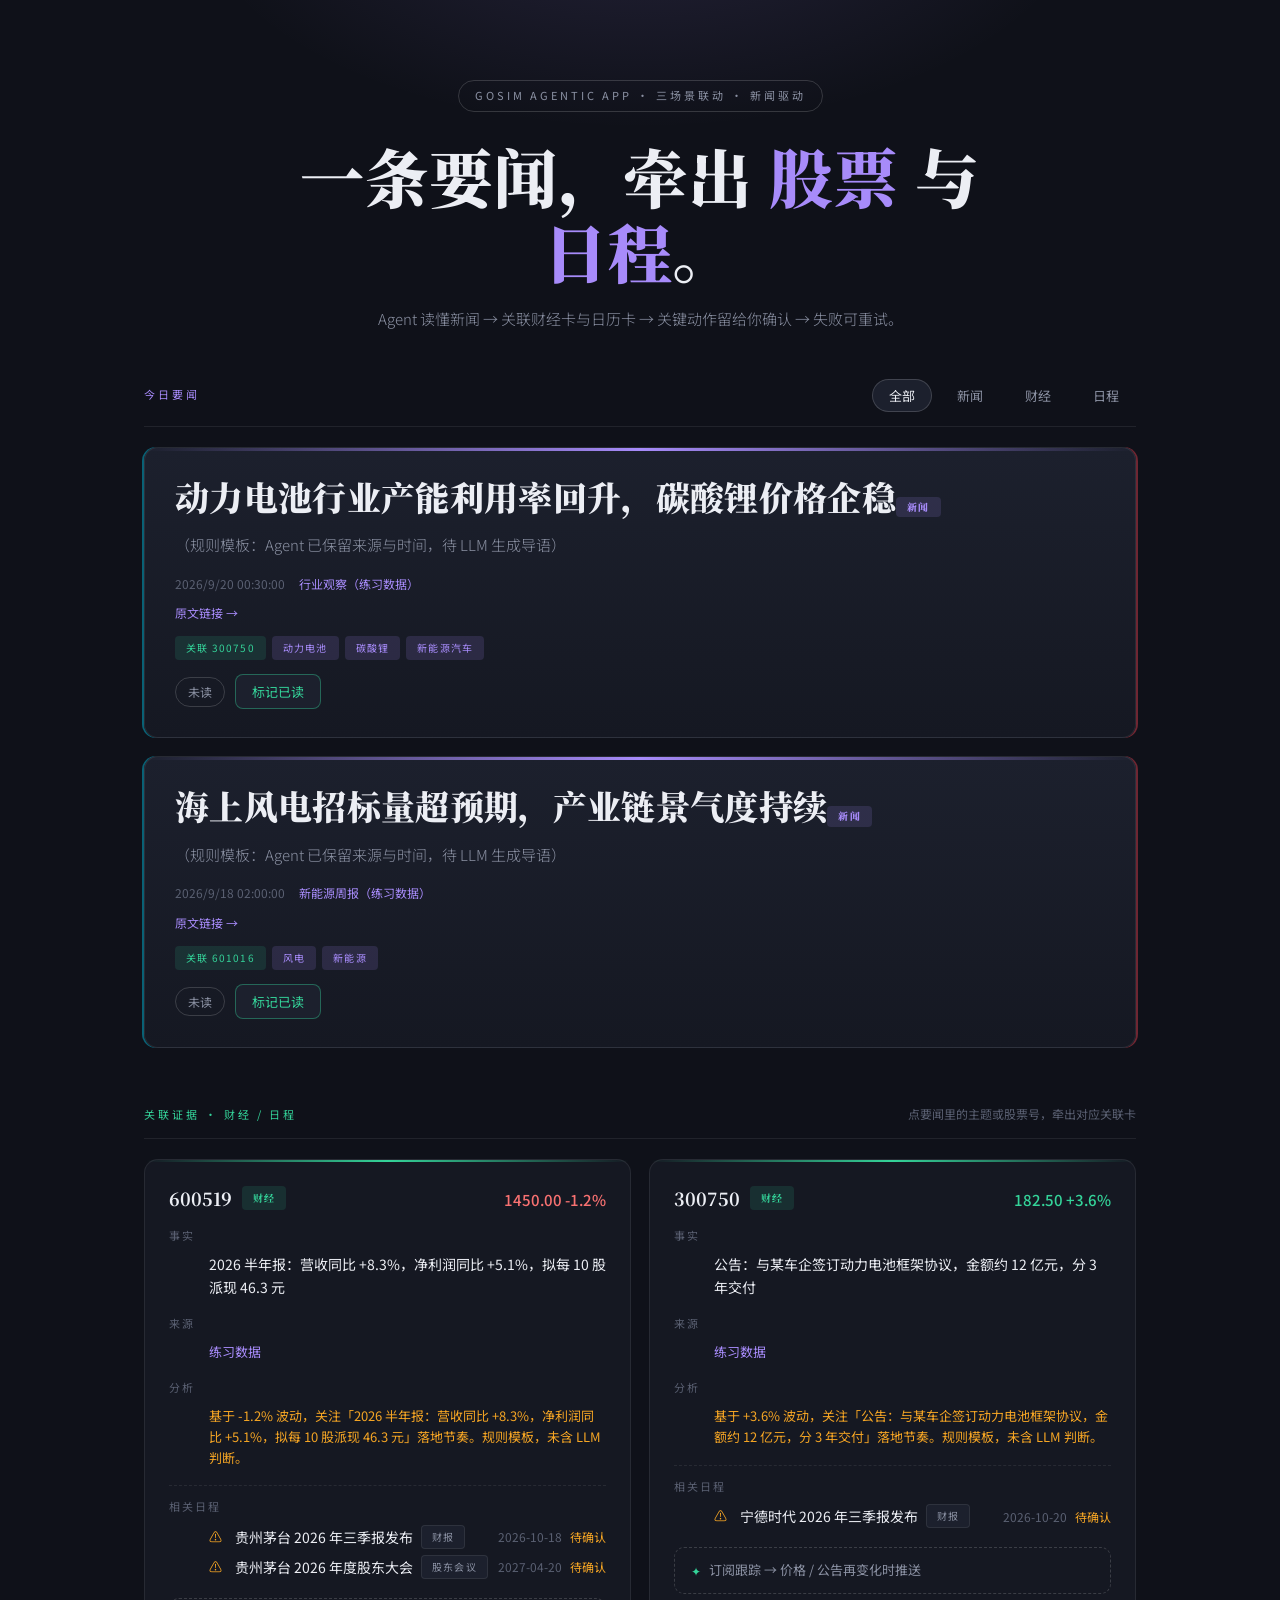
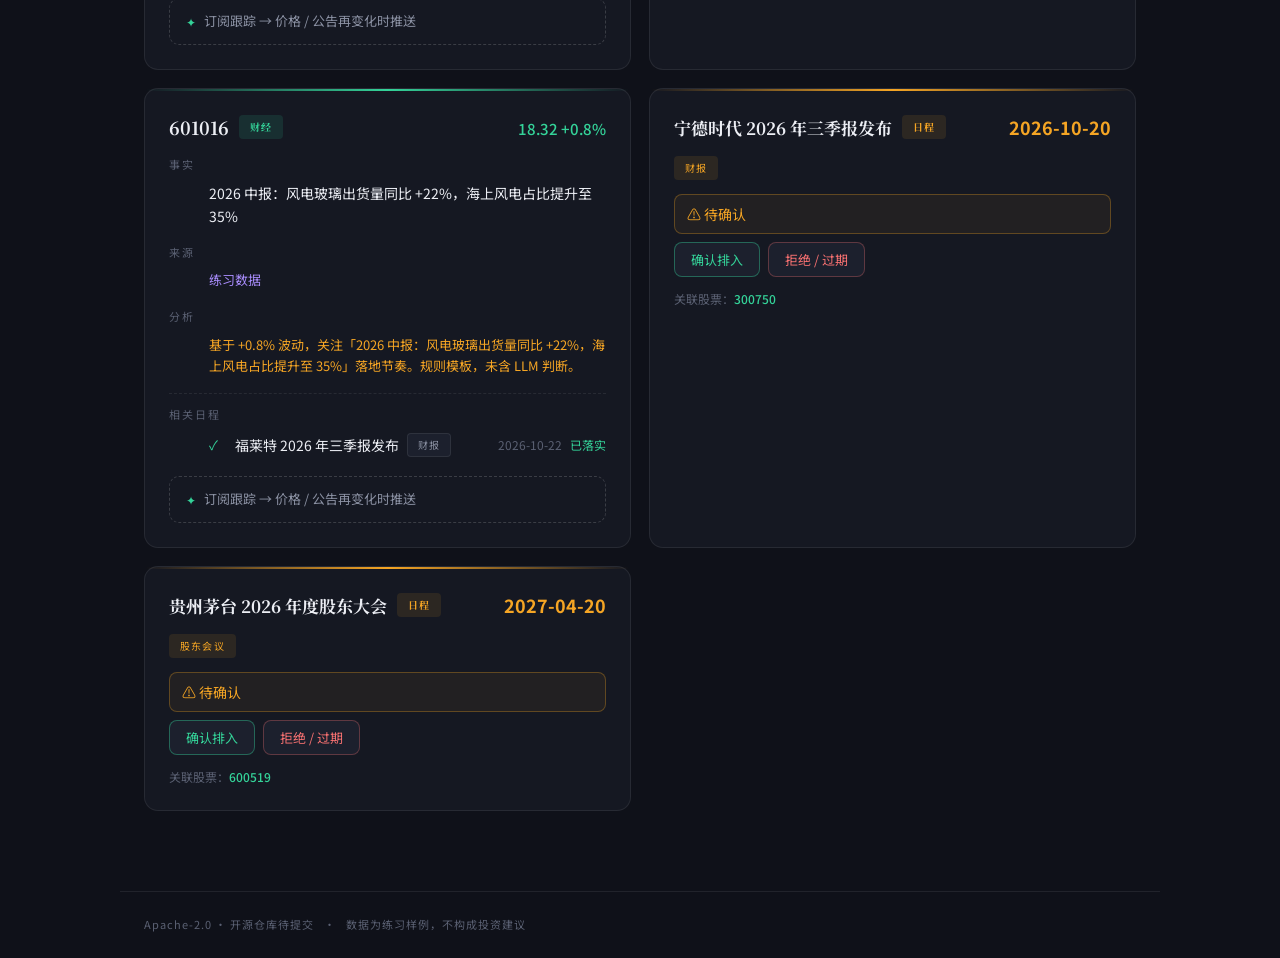
<file: card/index.html>
<!DOCTYPE html>
<html lang="zh-CN">
<head>
<meta charset="UTF-8">
<meta name="viewport" content="width=device-width, initial-scale=1.0">
<title>要闻简报 Newsflow · 新闻驱动 财经/日程 联动</title>
<meta name="description" content="GOSIM Agentic App · 新闻简报驱动三场景联动：一条要闻牵出关联股票与日程，Agent 读懂、生成、留人确认。">
<link rel="preconnect" href="https://fonts.googleapis.com">
<link rel="preconnect" href="https://fonts.gstatic.com" crossorigin>
<link href="https://fonts.googleapis.com/css2?family=Noto+Serif+SC:wght@600;900&family=Noto+Sans+SC:wght@300;400;500;700&display=swap" rel="stylesheet">
<link rel="stylesheet" href="style.css">
</head>
<body>
<header class="hero">
  <div class="hero-inner">
    <div class="hero-tag">GOSIM AGENTIC APP · 三场景联动 · 新闻驱动</div>
    <h1 class="hero-title">一条要闻，牵出 <em>股票</em> 与 <em>日程</em>。</h1>
    <p class="hero-sub">Agent 读懂新闻 → 关联财经卡与日历卡 → 关键动作留给你确认 → 失败可重试。</p>
  </div>
</header>

<main class="stage">
  <section class="brief" aria-label="今日要闻">
    <div class="brief-head">
      <span class="brief-label">今日要闻</span>
      <nav class="tabs" role="tablist" aria-label="场景分组">
        <button class="tab active" data-type="all" role="tab" aria-selected="true">全部</button>
        <button class="tab" data-type="news" role="tab" aria-selected="false">新闻</button>
        <button class="tab" data-type="markets" role="tab" aria-selected="false">财经</button>
        <button class="tab" data-type="calendar" role="tab" aria-selected="false">日程</button>
      </nav>
    </div>
    <div id="brief-cards" class="brief-cards"></div>
  </section>

  <section class="linked" aria-label="关联证据与日程">
    <div class="linked-head">
      <span class="linked-label">关联证据 · 财经 / 日程</span>
      <span class="linked-note">点要闻里的主题或股票号，牵出对应关联卡</span>
    </div>
    <div id="cards" class="cards"></div>
  </section>
</main>

<footer class="foot">
  <span>Apache-2.0 · 开源仓库待提交</span>
  <span class="foot-dot">·</span>
  <span>数据为练习样例，不构成投资建议</span>
</footer>

<script src="app.js"></script>
</body>
</html>
</file>
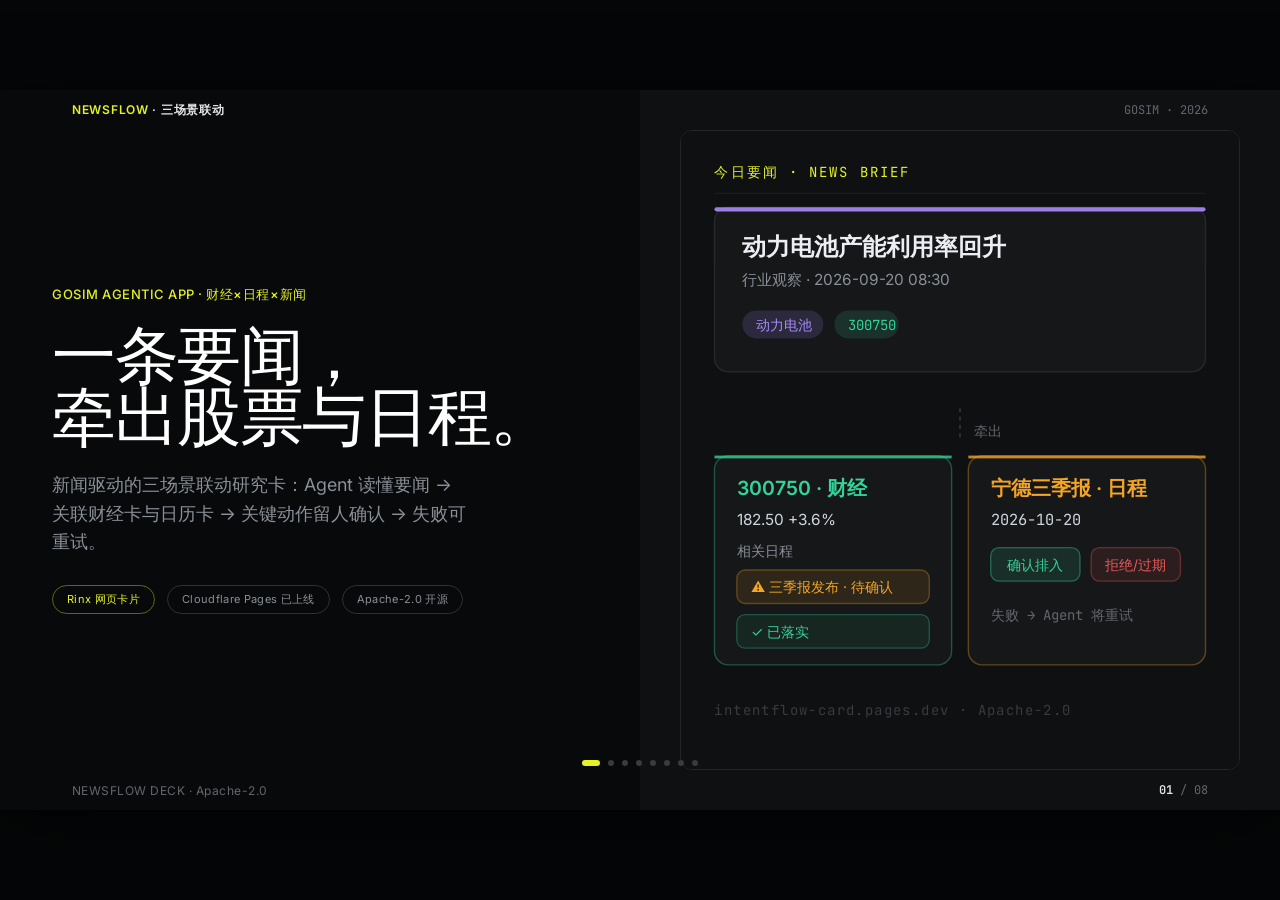
<file: deck/newsflow-deck.html>
<!DOCTYPE html>
<html lang="zh-CN">
<head>
<meta charset="UTF-8">
<meta name="viewport" content="width=device-width, initial-scale=1.0">
<title>Newsflow · 新闻驱动三场景联动 · 路演</title>
<link rel="preconnect" href="https://fonts.googleapis.com">
<link rel="preconnect" href="https://fonts.gstatic.com" crossorigin>
<link href="https://fonts.googleapis.com/css2?family=Inter:wght@200;300;400;500;590;600;700&family=JetBrains+Mono:wght@400;500&display=swap" rel="stylesheet">
<style>
:root{
  --acid-lime:#e4f222; --pulse-green:#27a644; --coral-red:#eb5757;
  --signal-teal:#02b8cc; --iris-violet:#6366f1;
  --void:#08090a; --carbon:#0f1011; --obsidian:#161718; --graphite:#23252a;
  --smoke:#383b3f; --ash:#62666d; --fog:#8a8f98; --mist:#d0d6e0; --bone:#e5e5e6; --paper:#ffffff;
  --line:rgba(255,255,255,.09); --line-strong:rgba(255,255,255,.16);
  --radius-card:12px; --radius-btn:6px; --radius-pill:9999px;
  --font-display:'Inter',-apple-system,BlinkMacSystemFont,sans-serif;
  --font-body:'Inter',-apple-system,BlinkMacSystemFont,sans-serif;
  --font-mono:'JetBrains Mono',monospace;
  --pad-x:72px; --pad-y:56px;
}
*{box-sizing:border-box;margin:0;padding:0}
html,body{height:100%;width:100%;background:#050607;font-family:var(--font-body);overflow:hidden}
body{color:var(--mist)}

/* 画布：1280×720 固定，居中 + scale */
#deck{position:fixed;top:50%;left:50%;width:1280px;height:720px;background:var(--void);
  transform:translate(-50%,-50%);overflow:hidden;border-radius:0;
  box-shadow:0 10px 60px rgba(0,0,0,.6),0 2px 8px rgba(0,0,0,.4)}
.slide{position:absolute;inset:0;display:grid;padding:var(--pad-y) var(--pad-x);
  opacity:0;visibility:hidden;transition:opacity .5s cubic-bezier(.2,.7,.2,1),visibility .5s}
.slide.active{opacity:1;visibility:visible}

/* 字号基准（px，不用 vw/vh） */
.h-display{font-size:72px;line-height:.96;font-weight:590;letter-spacing:-.022em;color:var(--paper)}
.h-1{font-size:48px;line-height:1.04;font-weight:590;letter-spacing:-.022em;color:var(--paper)}
.h-2{font-size:32px;line-height:1.15;font-weight:560;letter-spacing:-.015em;color:var(--paper)}
.h-3{font-size:22px;line-height:1.25;font-weight:560;color:var(--paper)}
.lead{font-size:18px;line-height:1.6;font-weight:400;color:var(--fog);max-width:62ch}
.body{font-size:16px;line-height:1.5;color:var(--mist)}
.kicker{font-size:12px;font-weight:500;letter-spacing:.04em;text-transform:uppercase;color:var(--acid-lime)}
.mono{font-family:var(--font-mono);font-size:13px;font-weight:450;color:var(--fog)}
.stagger>*{opacity:0;transform:translateY(14px);transition:opacity .5s ease,transform .5s cubic-bezier(.34,1.4,.6,1)}
.slide.active .stagger>*{opacity:1;transform:translateY(0)}
.slide.active .stagger>*:nth-child(1){transition-delay:.05s}
.slide.active .stagger>*:nth-child(2){transition-delay:.13s}
.slide.active .stagger>*:nth-child(3){transition-delay:.21s}
.slide.active .stagger>*:nth-child(4){transition-delay:.29s}
.slide.active .stagger>*:nth-child(5){transition-delay:.37s}
.slide.active .stagger>*:nth-child(6){transition-delay:.45s}

/* Chrome（画布内 absolute，绝不 fixed）*/
.chrome-top{position:absolute;top:0;left:0;right:0;height:40px;padding:0 var(--pad-x);
  display:flex;align-items:center;justify-content:space-between;font-size:12px;color:var(--fog);z-index:5}
.chrome-top .brand{letter-spacing:.06em;text-transform:uppercase;font-weight:600;color:var(--bone)}
.chrome-top .brand b{color:var(--acid-lime);font-weight:600}
.chrome-top .yr{font-family:var(--font-mono);color:var(--ash)}
.chrome-bottom{position:absolute;bottom:0;left:0;right:0;height:40px;padding:0 var(--pad-x);
  display:flex;align-items:center;justify-content:space-between;font-size:12px;color:var(--ash);z-index:5}
.chrome-bottom .series{letter-spacing:.04em}
.chrome-bottom .pageno{font-family:var(--font-mono)}
.chrome-bottom .pageno b{color:var(--bone);font-weight:600}
/* 关闭页自带 chrome，抑制 deck 全局 chrome 避免双行 */
#deck:has(.s-close.active) .chrome-top,#deck:has(.s-close.active) .chrome-bottom{opacity:0;visibility:hidden}

/* nav dots */
.nav-dots{position:absolute;bottom:44px;left:50%;transform:translateX(-50%);display:flex;gap:8px;z-index:6}
.nav-dots button{width:6px;height:6px;border-radius:50%;background:var(--smoke);border:none;cursor:pointer;padding:0;transition:all .3s}
.nav-dots button.on{background:var(--acid-lime);width:18px;border-radius:3px}

/* ═══════ 封面 T01-B 分屏 ═══════ */
.s-cover-split{grid-template-columns:1fr 1fr;padding:0}
.cover-split-text{padding:64px 52px;display:flex;flex-direction:column;justify-content:center;gap:0}
.cover-split-text .kicker{font-size:13px}
.cover-split-text .h-display{font-size:64px;margin-top:20px}
.cover-split-text .lead{margin-top:24px;max-width:38ch}
.cover-split-tags{margin-top:28px;display:flex;gap:12px;flex-wrap:wrap}
.cover-split-tags span{font-size:11px;letter-spacing:.03em;padding:6px 14px;border:1px solid var(--line-strong);
  border-radius:var(--radius-pill);color:var(--fog)}
.cover-split-tags span.lime{border-color:rgba(228,242,34,.4);color:var(--acid-lime)}
.cover-split-img{background:var(--carbon);display:flex;align-items:center;justify-content:center;padding:40px;overflow:hidden}
.cover-split-img .shot{width:100%;height:100%;border:0.5px solid var(--line);border-radius:var(--radius-card);overflow:hidden}
.cover-split-img img{width:100%;height:100%;object-fit:cover;display:block}

/* 卡片示意（SVG 内联，替代截图，稳定可控） */
.card-schem{width:100%;height:100%;display:block;background:linear-gradient(160deg,#0f1011,#08090a)}

/* ═══════ T06 Refine List ═══════ */
.s-refine{grid-template-columns:34% 1fr;gap:72px;align-items:center}
.s-refine .left .kicker{font-size:13px}
.s-refine .left h1{font-size:42px;margin-top:14px}
.s-refine .left .lead{margin-top:20px}
.refine-list{display:flex;flex-direction:column;align-content:center;max-height:582px;overflow:hidden}
.refine-item{display:grid;grid-template-columns:90px 1fr;gap:24px;padding:16px 0;border-bottom:1px solid var(--line);align-items:start}
.refine-item .idx{font-family:var(--font-mono);font-size:13px;color:var(--acid-lime);padding-top:4px}
.refine-item .h{font-size:21px;font-weight:600;color:var(--paper)}
.refine-item .d{font-size:13.5px;line-height:1.5;color:var(--fog);margin-top:6px;max-width:66ch}

/* ═══════ T25 Free Triple（意图链） ═══════ */
.s-free-triple{grid-template-rows:auto auto;gap:24px;height:100%;align-content:center}
.free-head{display:grid;grid-template-columns:auto 1fr;align-items:end;gap:32px}
.free-head h1{font-size:42px;line-height:1.1;margin-top:12px}
.free-head .lead{max-width:48ch;font-size:15px;align-self:end}
.free-cols-3{display:grid;grid-template-columns:1fr 1fr 1fr;gap:24px;align-items:stretch;overflow:hidden}
.flow-col{display:flex;flex-direction:column;gap:14px;min-height:0;background:var(--carbon);border:0.5px solid var(--line);border-radius:var(--radius-card);padding:24px;flex:1}
.flow-col .step{font-family:var(--font-mono);font-size:11px;color:var(--acid-lime);letter-spacing:.05em}
.flow-col .ct{font-size:24px;font-weight:590;letter-spacing:-.02em;color:var(--paper)}
.flow-col .cd{font-size:13px;line-height:1.6;color:var(--fog);margin-top:auto}
.flow-col.hl{border-color:rgba(228,242,34,.35)}
.flow-col .ico{font-size:26px;line-height:1}

/* ═══════ T04 Grid Lines（技术） ═══════ */
.s-lines{display:flex!important;flex-direction:column;justify-content:center;gap:32px}
.lines-head{display:grid;grid-template-columns:1fr auto;align-items:end;gap:32px}
.lines-head h1{font-size:40px;margin-top:12px}
.lines-head .lead{font-size:14px}
.lines-grid{display:grid;grid-template-columns:repeat(4,1fr);gap:1px;overflow:hidden;flex-shrink:0;
  background:var(--line);border:0.5px solid var(--line);border-radius:var(--radius-card)}
.line-cell{background:var(--carbon);padding:24px 20px 20px;display:flex;flex-direction:column;gap:8px;position:relative}
.line-cell .num{position:absolute;top:18px;right:18px;font-family:var(--font-mono);font-size:15px;color:var(--ash)}
.line-cell .name{font-size:18px;font-weight:600;color:var(--paper)}
.line-cell .en{font-size:10px;letter-spacing:.04em;text-transform:uppercase;color:var(--acid-lime)}
.line-cell .desc{font-size:12px;margin-top:12px;line-height:1.55;color:var(--fog)}

/* ═══════ T17 Chart（证据 · 指标） ═══════ */
.s-chart{grid-template-rows:auto 1fr;gap:18px;padding-top:80px;padding-bottom:84px}
.chart-head{display:grid;grid-template-columns:auto 1fr;align-items:end;gap:32px}
.chart-head h1{font-size:36px;margin-top:12px}
.chart-head .lead{font-size:14px}
.chart-grid{display:grid;grid-template-columns:1fr 1fr;gap:1px;background:var(--line);
  border:0.5px solid var(--line);border-radius:var(--radius-card);overflow:hidden}
.chart-panel{background:var(--carbon);padding:22px 24px;display:flex;flex-direction:column;gap:14px}
.chart-cap{display:flex;align-items:baseline;gap:14px}
.chart-cap .ct{font-family:var(--font-mono);font-size:11px;color:var(--acid-lime)}
.chart-cap .cs{font-size:15px;font-weight:500;color:var(--paper)}
.kpi-row{display:flex;gap:28px;margin-top:6px}
.kpi{display:flex;flex-direction:column;gap:4px}
.kpi .v{font-size:38px;font-weight:200;letter-spacing:-.02em;color:var(--paper)}
.kpi .v b{color:var(--acid-lime);font-weight:590}
.kpi .l{font-size:11px;color:var(--fog);max-width:16ch;line-height:1.4}

/* ═══════ T18 Dense Table（官方要求映射） ═══════ */
.s-dense-table{grid-template-rows:auto auto;align-content:center;gap:20px}
.dense-head{display:grid;grid-template-columns:auto 1fr;align-items:end;gap:32px}
.dense-head h1{font-size:42px;line-height:1.1;margin-top:12px}
.dense-head .lead{max-width:48ch;font-size:15px;align-self:end}
.dense-table{display:flex;flex-direction:column;gap:0}
.dt-row{display:grid;grid-template-columns:200px 1fr 1fr;padding:13px 18px;align-items:center;
  font-size:13px;border-bottom:1px solid var(--line)}
.dt-row dt{text-align:left}
.dt-row:nth-child(even){background:rgba(255,255,255,.015)}
.dt-header{font-size:11px;font-weight:600;letter-spacing:.04em;text-transform:uppercase;
  color:var(--fog);background:var(--obsidian);border-radius:8px 8px 0 0}
.dt-header span{padding:0 4px}
.dt-row .dim{font-weight:600;color:var(--paper)}
.dt-row .val{color:var(--fog)}
.dt-row .val b{color:var(--acid-lime);font-weight:600}
.dt-row .val.ok{color:var(--pulse-green)}
.dt-row .val.ok::before{content:"✓  ";color:var(--pulse-green)}

/* ═══════ T24 Free Dual（录屏 3 段） ═══════ */
.s-free-dual{grid-template-rows:auto auto;gap:24px;height:100%;align-content:center}
.free-cols-2{display:grid;grid-template-columns:1fr 1fr;gap:32px;align-items:stretch;overflow:hidden}
.rec-col{display:flex;flex-direction:column;gap:14px;min-height:0}
.rec-card{background:var(--carbon);border:0.5px solid var(--line);border-radius:var(--radius-card);
  padding:20px 22px;flex:1;display:flex;flex-direction:column;gap:8px}
.rec-card .rt{display:flex;align-items:center;gap:10px}
.rec-card .rt .n{font-family:var(--font-mono);font-size:13px;color:var(--acid-lime)}
.rec-card .rt .t{font-size:18px;font-weight:600;color:var(--paper)}
.rec-card .rd{font-size:13px;line-height:1.55;color:var(--fog)}
.rec-card .dur{margin-top:auto;font-family:var(--font-mono);font-size:11px;color:var(--ash)}
.rec-card .dur b{color:var(--paper)}

/* ═══════ T08 Closing ═══════ */
.s-close{grid-template-columns:1fr 1fr;padding:0;background:var(--void)}
.close-left{background:var(--obsidian);padding:28px 46px 28px 72px;display:flex;flex-direction:column;justify-content:space-between}
.close-right{background:var(--carbon);padding:28px 72px 28px 46px;display:flex;flex-direction:column}
.chrome-min{display:flex;justify-content:space-between;font-size:12px;color:var(--ash);letter-spacing:.04em}
.manifesto{margin:auto 0}
.manifesto .meta{font-family:var(--font-mono);font-size:12px;color:var(--acid-lime);letter-spacing:.05em}
.manifesto h2{font-size:64px;font-weight:200;line-height:1;letter-spacing:-.02em;color:var(--paper);margin-top:16px}
.manifesto h2 em{font-style:normal;color:var(--acid-lime)}
.manifesto .sub{font-size:15px;color:var(--fog);margin-top:14px;max-width:34ch}
.sig{display:flex;justify-content:space-between;font-size:12px;color:var(--ash)}
.sig b{color:var(--bone)}
.takeaways{display:flex;flex-direction:column;gap:0;margin:auto 0}
.take-item{display:grid;grid-template-columns:auto 1fr;gap:20px;padding:18px 0;border-bottom:1px solid var(--line)}
.take-item:last-child{border-bottom:none}
.take-item .num{font-size:40px;font-weight:200;color:var(--ash);line-height:1}
.take-item h3{font-size:19px;font-weight:600;color:var(--paper);margin-bottom:6px}
.take-item p{font-size:13px;line-height:1.55;color:var(--fog)}
.foot-cta{font-family:var(--font-mono);font-size:13px;color:var(--acid-lime);padding-top:18px}
.foot-cta a{color:var(--acid-lime);text-decoration:none;border-bottom:1px solid rgba(228,242,34,.3)}

/* link style helper */
a{color:var(--signal-teal)}
</style>
</head>
<body>
<div id="deck">

  <!-- 顶部 chrome -->
  <div class="chrome-top">
    <span class="brand"><b>Newsflow</b> · 三场景联动</span>
    <span class="yr">GOSIM · 2026</span>
  </div>
  <!-- 底部 chrome -->
  <div class="chrome-bottom">
    <span class="series">NEWSFLOW DECK · Apache-2.0</span>
    <span class="pageno"><b class="cur">01</b> / 08</span>
  </div>

  <!-- ① 封面 T01-B -->
  <section class="slide s-cover-split active">
    <div class="cover-split-text stagger">
      <span class="kicker">GOSIM Agentic App · 财经×日程×新闻</span>
      <h1 class="h-display">一条要闻，<br>牵出股票与日程。</h1>
      <p class="lead">新闻驱动的三场景联动研究卡：Agent 读懂要闻 → 关联财经卡与日历卡 → 关键动作留人确认 → 失败可重试。</p>
      <div class="cover-split-tags">
        <span class="lime">Rinx 网页卡片</span>
        <span>Cloudflare Pages 已上线</span>
        <span>Apache-2.0 开源</span>
      </div>
    </div>
    <div class="cover-split-img">
      <div class="shot">
        <svg class="card-schem" viewBox="0 0 400 460" preserveAspectRatio="xMidYMid slice" xmlns="http://www.w3.org/2000/svg" role="img" aria-label="新闻大头条与关联财经/日程卡结构示意图">
          <rect width="400" height="460" fill="#0f1011"/>
          <text x="24" y="34" font-family="JetBrains Mono,monospace" font-size="10" fill="#e4f222" letter-spacing="1.5">今日要闻 · NEWS BRIEF</text>
          <line x1="24" y1="46" x2="376" y2="46" stroke="#23252a" stroke-width="0.5"/>
          <rect x="24" y="56" width="352" height="118" rx="10" fill="#161718" stroke="rgba(255,255,255,.09)"/>
          <rect x="24" y="56" width="352" height="3" rx="1.5" fill="#a78bfa" opacity="0.9"/>
          <text x="44" y="90" font-family="Inter,sans-serif" font-size="17" font-weight="700" fill="#eceef4">动力电池产能利用率回升</text>
          <text x="44" y="112" font-family="Inter,sans-serif" font-size="11" fill="#8a8f98">行业观察 · 2026-09-20 08:30</text>
          <rect x="44" y="130" width="58" height="20" rx="10" fill="rgba(167,139,250,.16)"/>
          <text x="54" y="144" font-family="Inter" font-size="10" fill="#a78bfa">动力电池</text>
          <rect x="110" y="130" width="46" height="20" rx="10" fill="rgba(52,211,153,.14)"/>
          <text x="120" y="144" font-family="JetBrains Mono,monospace" font-size="10" fill="#34d399">300750</text>
          <path d="M200 200 L200 224" stroke="#383b3f" stroke-width="1" stroke-dasharray="3 3"/>
          <text x="210" y="220" font-family="JetBrains Mono" font-size="10" fill="#62666d">牵出</text>
          <rect x="24" y="234" width="170" height="150" rx="10" fill="#161718" stroke="rgba(52,211,153,.35)"/>
          <rect x="24" y="234" width="170" height="2" fill="#34d399" opacity=".8"/>
          <text x="40" y="262" font-family="Inter" font-size="14" font-weight="600" fill="#34d399">300750 · 财经</text>
          <text x="40" y="284" font-family="Inter" font-size="11" fill="#d0d6e0">182.50  +3.6%</text>
          <text x="40" y="306" font-family="Inter" font-size="10" fill="#8a8f98">相关日程</text>
          <rect x="40" y="316" width="138" height="24" rx="6" fill="rgba(245,165,36,.1)" stroke="rgba(245,165,36,.3)"/>
          <text x="50" y="332" font-family="Inter" font-size="10" fill="#f5a524">⚠ 三季报发布 · 待确认</text>
          <rect x="40" y="348" width="138" height="24" rx="6" fill="rgba(52,211,153,.08)" stroke="rgba(52,211,153,.3)"/>
          <text x="50" y="364" font-family="Inter" font-size="10" fill="#34d399">✓ 已落实</text>
          <rect x="206" y="234" width="170" height="150" rx="10" fill="#161718" stroke="rgba(245,165,36,.35)"/>
          <rect x="206" y="234" width="170" height="2" fill="#f5a524" opacity=".8"/>
          <text x="222" y="262" font-family="Inter" font-size="14" font-weight="600" fill="#f5a524">宁德三季报 · 日程</text>
          <text x="222" y="284" font-family="JetBrains Mono" font-size="11" fill="#d0d6e0">2026-10-20</text>
          <rect x="222" y="300" width="64" height="24" rx="6" fill="rgba(52,211,153,.12)" stroke="rgba(52,211,153,.4)"/>
          <text x="234" y="316" font-family="Inter" font-size="10" fill="#34d399">确认排入</text>
          <rect x="294" y="300" width="64" height="24" rx="6" fill="rgba(235,87,87,.1)" stroke="rgba(235,87,87,.35)"/>
          <text x="304" y="316" font-family="Inter" font-size="10" fill="#eb5757">拒绝/过期</text>
          <text x="222" y="352" font-family="JetBrains Mono" font-size="10" fill="#62666d">失败 → Agent 将重试</text>
          <text x="24" y="420" font-family="JetBrains Mono" font-size="10" fill="#383b3f" letter-spacing="1">intentflow-card.pages.dev · Apache-2.0</text>
        </svg>
      </div>
    </div>
  </section>

  <!-- ② 痛点 T06 -->
  <section class="slide s-refine">
    <div class="left stagger">
      <span class="kicker">01 / 问题</span>
      <h1 class="h-1">财经信息<br>散落在三个 App 里。</h1>
      <p class="lead">公告在交易所、行情在券商 App、日程在日历——用户要自己拼。Agent 大多只回"数字"，不闭环成可确认的行动。</p>
    </div>
    <div class="refine-list stagger">
      <div class="refine-item"><span class="idx">P-01</span><div><div class="h">信息孤岛</div><div class="d">同一条"动力电池产能回升"散在新闻、行情、财报三处，用户手动关联，容易漏。</div></div></div>
      <div class="refine-item"><span class="idx">P-02</span><div><div class="h">Agent 只出数字，不出行动</div><div class="d">现有工具读完公告就停，不把它变成"该排的日程 / 该确认的事"，缺人在回路。</div></div></div>
      <div class="refine-item"><span class="idx">P-03</span><div><div class="h">事实与判断混在一起</div><div class="d">行情数字、来源、主观分析不分层，用户分不清哪些可信、哪些是猜测。</div></div></div>
      <div class="refine-item"><span class="idx">P-04</span><div><div class="h">失败没有兜底</div><div class="d">日程过期、操作被拒时，Agent 直接卡死，不提示重试。</div></div></div>
    </div>
  </section>

  <!-- ③ 方案 T25 意图链 -->
  <section class="slide s-free-triple">
    <div class="free-head stagger">
      <div>
        <span class="kicker">02 / 方案</span>
        <h1 class="h-1">新闻驱动，一条意图链</h1>
      </div>
      <p class="lead">以新闻为主场景（12 官方场景之一），财经 / 日程作为它的关联证据与行动。官方允许多场景联动统一参评。</p>
    </div>
    <div class="free-cols-3 stagger">
      <div class="flow-col hl">
        <span class="step">STEP 01 · INTENT</span>
        <div class="ico">📰</div>
        <div class="ct">读懂要闻</div>
        <div class="cd">Agent 读新闻简报，保留来源与时间，抽主题 tag 与关联股票号，标记未读。</div>
      </div>
      <div class="flow-col">
        <span class="step">STEP 02 · ACT</span>
        <div class="ico">⚙️</div>
        <div class="ct">牵出关联</div>
        <div class="cd">点主题 / 股票号，牵出关联财经卡；Agent 从公告里提取关键日期，排进日历（待确认）。</div>
      </div>
      <div class="flow-col">
        <span class="step">STEP 03 · VERIFY</span>
        <div class="ico">✅</div>
        <div class="ct">留人确认</div>
        <div class="cd">用户点"确认排入"翻转为已落实；拒绝 / 过期 → Agent 将重试。关键动作永远留给用户。</div>
      </div>
    </div>
  </section>

  <!-- ④ 技术 T04 -->
  <section class="slide s-lines">
    <div class="lines-head stagger">
      <div>
        <span class="kicker">03 / 技术</span>
        <h1 class="h-1">确定性兜底，LLM 可换</h1>
      </div>
      <p class="lead">没配模型也永远能跑；配了 LLM 出真卡；人在回路 + 失败处理是评分硬项。</p>
    </div>
    <div class="lines-grid stagger">
      <div class="line-cell"><span class="num">A</span><div class="en">Fallback</div><div class="name">确定性模板兜底</div><div class="desc">没 LLM / 没网 / 超时 → 走规则模板，demo 永不崩，保证可复现。</div></div>
      <div class="line-cell"><span class="num">B</span><div class="en">LLM</div><div class="name">模型可插拔</div><div class="desc">复用天文赛 starter 的 model_factory，OpenAI 兼容，DeepSeek/GLM/Kimi 皆可换。</div></div>
      <div class="line-cell"><span class="num">C</span><div class="en">Human-in-loop</div><div class="name">人在回路</div><div class="desc">订阅、排日程、标记已读，关键动作全留用户确认，不擅自执行。</div></div>
      <div class="line-cell"><span class="num">D</span><div class="en">Fault</div><div class="name">失败可重试</div><div class="desc">拒绝 / 过期不卡死，显示"Agent 将重试"+ 重试入口，回到待确认。</div></div>
    </div>
  </section>

  <!-- ⑤ 证据 T17 -->
  <section class="slide s-chart">
    <div class="chart-head stagger">
      <div>
        <span class="kicker">04 / 证据</span>
        <h1 class="h-1">已上线，可运行，可复现</h1>
      </div>
      <p class="lead">不是 PPT 项目——公开 URL、公开仓库、Apache-2.0，评委可一键复现。</p>
    </div>
    <div class="chart-grid stagger">
      <div class="chart-panel">
        <div class="chart-cap"><span class="ct">DEPLOY</span><span class="cs">部署 & 开源</span></div>
        <div class="kpi-row">
          <div class="kpi"><span class="v">1</span><span class="l">公开 URL<br>Cloudflare Pages</span></div>
          <div class="kpi"><span class="v">1</span><span class="l">公开仓库<br>Apache-2.0</span></div>
          <div class="kpi"><span class="v"><b>2</b></span><span class="l">练习场景<br>全标注非真实</span></div>
        </div>
        <svg viewBox="0 0 520 120" width="100%" height="120" xmlns="http://www.w3.org/2000/svg">
          <line x1="0" y1="100" x2="520" y2="100" stroke="#23252a" stroke-width="0.5"/>
          <polyline points="0,80 90,72 180,76 270,52 360,40 450,30 520,26" fill="none" stroke="#e4f222" stroke-width="2"/>
          <polyline points="0,88 90,84 180,86 270,80 360,76 450,72 520,70" fill="none" stroke="#62666d" stroke-width="1.5"/>
          <circle cx="520" cy="26" r="3" fill="#e4f222"/>
          <text x="360" y="18" font-family="JetBrains Mono" font-size="10" fill="#e4f222">intentflow-card.pages.dev</text>
          <text x="360" y="60" font-family="JetBrains Mono" font-size="10" fill="#62666d">github.com/Nothern131/newsflow-card</text>
        </svg>
      </div>
      <div class="chart-panel">
        <div class="chart-cap"><span class="ct">RUNTIME</span><span class="cs">运行证据</span></div>
        <div class="kpi-row">
          <div class="kpi"><span class="v">7</span><span class="l">练习数据条<br>3 财经+2 日程+2 新闻</span></div>
          <div class="kpi"><span class="v"><b>0</b></span><span class="l">依赖<br>纯 HTML/JS 前端</span></div>
          <div class="kpi"><span class="v">&lt;1s</span><span class="l">首屏可交互<br>静态托管</span></div>
        </div>
        <svg viewBox="0 0 520 120" width="100%" height="120" xmlns="http://www.w3.org/2000/svg">
          <rect x="20" y="84" width="36" height="16" rx="3" fill="#383b3f"/>
          <rect x="20" y="60" width="36" height="22" rx="3" fill="#383b3f"/>
          <rect x="20" y="30" width="36" height="30" rx="3" fill="#e4f222"/>
          <text x="20" y="116" font-family="JetBrains Mono" font-size="10" fill="#8a8f98">template 兜底</text>
          <rect x="120" y="48" width="36" height="52" rx="3" fill="#383b3f"/>
          <rect x="120" y="20" width="36" height="30" rx="3" fill="#e4f222"/>
          <text x="120" y="116" font-family="JetBrains Mono" font-size="10" fill="#8a8f98">+LLM 真卡</text>
          <rect x="280" y="40" width="220" height="60" rx="8" fill="#161718" stroke="rgba(255,255,255,.09)"/>
          <text x="296" y="66" font-family="JetBrains Mono" font-size="11" fill="#e4f222">_generated_by:</text>
          <text x="296" y="84" font-family="JetBrains Mono" font-size="11" fill="#d0d6e0">template → llm</text>
        </svg>
      </div>
    </div>
  </section>

  <!-- ⑥ 官方要求映射 T18 -->
  <section class="slide s-dense-table">
    <div class="dense-head stagger">
      <div>
        <span class="kicker">05 / 对齐</span>
        <h1 class="h-1">官方 4 项要求，逐条满足</h1>
      </div>
      <p class="lead">每个场景"都要完成一项任务"——读懂→执行→授权→核验→失败处理，全部落在代码里。</p>
    </div>
    <div class="dense-table stagger">
      <div class="dt-row dt-header"><span>官方要求</span><span>本项目实现</span><span>状态</span></div>
      <div class="dt-row"><span class="dim">读懂状态 · 读意图</span><span class="val">新闻卡读简报，抽主题 / 关联股票 / 时间 / 来源</span><span class="val ok">已实现</span></div>
      <div class="dt-row"><span class="dim">执行操作 · 多步</span><span class="val">牵出财经卡 → 提取关键日期 → 排入日历（多步）</span><span class="val ok">已实现</span></div>
      <div class="dt-row"><span class="dim">用户授权确认</span><span class="val">订阅 / 确认排入 / 标记已读，关键动作留人</span><span class="val ok">已实现</span></div>
      <div class="dt-row"><span class="dim">结果核验</span><span class="val">待确认 ⚠ → 已落实 ✓ 状态翻转，可见反馈</span><span class="val ok">已实现</span></div>
      <div class="dt-row"><span class="dim">失败 / 拒绝 / 过期</span><span class="val">"Agent 将重试"+ 重试入口，回待确认</span><span class="val ok">已实现</span></div>
      <div class="dt-row"><span class="dim">区分练习 vs 真实</span><span class="val">全条目标注"练习数据 / 不构成投资建议"</span><span class="val ok">已实现</span></div>
      <div class="dt-row"><span class="dim">可复现 + Apache-2.0</span><span class="val">公开仓库 + 公开 URL + 固定版本启动说明</span><span class="val ok">已实现</span></div>
    </div>
  </section>

  <!-- ⑦ 录屏 3 段 T24 -->
  <section class="slide s-free-dual">
    <div class="free-head stagger">
      <div>
        <span class="kicker">06 / 演示</span>
        <h1 class="h-1">3 段录屏，照脚本走</h1>
      </div>
      <p class="lead">提交材料要"任务演示与复现证据"——这 3 段就是意图→执行→核验的完整闭环。</p>
    </div>
    <div class="free-cols-2 stagger">
      <div class="rec-col">
        <div class="rec-card"><div class="rt"><span class="n">REC-1</span><span class="t">意图 · 读懂</span></div><div class="rd">打开要闻 → 点主题 tag / 关联股票号 → 牵出对应财经卡并高亮。</div><div class="dur">时长 <b>~30s</b></div></div>
        <div class="rec-card"><div class="rt"><span class="n">REC-2</span><span class="t">执行 · 确认</span></div><div class="rd">财经卡点日程 → 日历卡同步翻转已落实；点订阅 → 触发待确认提醒。</div><div class="dur">时长 <b>~45s</b></div></div>
      </div>
      <div class="rec-col">
        <div class="rec-card"><div class="rt"><span class="n">REC-3</span><span class="t">核验 · 失败</span></div><div class="rd">日历卡"拒绝/过期"→ Agent 将重试 → 重试回待确认；新闻"标记已读"。</div><div class="dur">时长 <b>~30s</b></div></div>
        <div class="rec-card"><div class="rt"><span class="n">REC-4</span><span class="t">Rinx 分享</span></div><div class="rd">在 Rinx 会话用"网页卡片"分享 URL，录一次接收者打开的过程。</div><div class="dur">时长 <b>~30s</b></div></div>
      </div>
    </div>
  </section>

  <!-- ⑧ 收尾 T08 -->
  <section class="slide s-close">
    <div class="close-left">
      <div class="chrome-min"><span>Newsflow · Closing</span><span>08</span></div>
      <div class="manifesto">
        <div class="meta">TAKEAWAY</div>
        <h2>意图所至，<em>应用</em>而生。</h2>
        <div class="sub">关键决定留给人，Agent 把一条要闻变成可确认、可核验、失败可重试的行动。</div>
      </div>
      <div class="sig"><span><b>Newsflow</b> · 梁梓渤</span><span>2026</span></div>
    </div>
    <div class="close-right">
      <div class="chrome-min"><span>可复现三链接</span><span>OPEN</span></div>
      <div class="takeaways">
        <div class="take-item"><div class="num">01</div><div><h3>线上体验</h3><p>intentflow-card.pages.dev —— 直接打开玩，看联动。</p></div></div>
        <div class="take-item"><div class="num">02</div><div><h3>开源代码</h3><p>github.com/Nothern131/newsflow-card · Apache-2.0 · 最后 commit 可运行。</p></div></div>
        <div class="take-item"><div class="num">03</div><div><h3>下一步</h3><p>配 LLM 出真卡 + 接真实行情源，把"练习数据"升级成"真实服务"。</p></div></div>
      </div>
      <div class="foot-cta">→ <a href="https://intentflow-card.pages.dev">打开作品</a> · <a href="https://github.com/Nothern131/newsflow-card">看源码</a></div>
    </div>
  </section>

  <!-- nav dots -->
  <div class="nav-dots" id="dots"></div>

</div>

<script>
(function(){
  var deck = document.getElementById('deck');
  var slides = Array.prototype.slice.call(deck.querySelectorAll('.slide'));
  var total = slides.length;
  var cur = 0;
  var curEl = document.querySelector('.chrome-bottom .cur');
  var dotsWrap = document.getElementById('dots');

  // dots
  for (var i=0;i<total;i++){
    var b=document.createElement('button');
    b.addEventListener('click',function(){go(i)});
    dotsWrap.appendChild(b);
  }
  var dots = Array.prototype.slice.call(dotsWrap.children);

  function fit(){
    var s = Math.min(window.innerWidth/1280, window.innerHeight/720);
    // 只写 scale，中心位移保留
    deck.style.transform = 'translate(-50%,-50%) scale(' + s + ')';
  }
  window.addEventListener('resize', fit);
  fit();

  function go(n){
    cur = (n + total) % total;
    slides.forEach(function(s,i){ s.classList.toggle('active', i===cur); });
    dots.forEach(function(d,i){ d.classList.toggle('on', i===cur); });
    if (curEl) curEl.textContent = String(cur+1).padStart(2,'0');
  }

  document.addEventListener('keydown',function(e){
    if (e.key==='ArrowRight'||e.key==='PageDown'||e.key===' '||e.key==='ArrowDown'){ e.preventDefault(); go(cur+1); }
    else if (e.key==='ArrowLeft'||e.key==='PageUp'||e.key==='ArrowUp'){ e.preventDefault(); go(cur-1); }
    else if (e.key==='Home'){ go(0); }
    else if (e.key==='End'){ go(total-1); }
  });

  // wheel
  var wheelLock = 0;
  document.addEventListener('wheel',function(e){
    var now = Date.now();
    if (now - wheelLock < 500) return;
    if (e.deltaY > 0){ go(cur+1); wheelLock = now; }
    else if (e.deltaY < 0){ go(cur-1); wheelLock = now; }
  }, {passive:true});

  // touch
  var tx = 0, ty = 0;
  document.addEventListener('touchstart',function(e){ tx=e.touches[0].clientX; ty=e.touches[0].clientY; },{passive:true});
  document.addEventListener('touchend',function(e){
    var dx = e.changedTouches[0].clientX - tx;
    var dy = e.changedTouches[0].clientY - ty;
    if (Math.abs(dx) > Math.abs(dy) && Math.abs(dx) > 50){ dx < 0 ? go(cur+1) : go(cur-1); }
    else if (Math.abs(dy) > 50){ dy < 0 ? go(cur+1) : go(cur-1); }
  }, {passive:true});

  go(0);
})();
</script>
</body>
</html>
</file>
<file: card/style.css>
/* ============================================================
   要闻简报 Newsflow · 新闻驱动三场景联动
   设计方向：杂志编辑风暗色（editorial dark），新闻当主角
   色彩克制：主色=新闻紫 + 辅色=财经绿 + 强调色=琥珀（待确认）
   动效克制：只动首屏要闻进场 + 主题高亮 + 状态翻转；transform/opacity only
   模糊词翻译：高级=深灰#0f1119+大留白48px+3色以内；呼吸感=区块80px+卡片padding 28px
   ============================================================ */
:root {
  --bg-0: #0f1119;
  --bg-1: #151822;
  --bg-2: #1c202d;
  --line: rgba(255, 255, 255, 0.08);
  --line-strong: rgba(255, 255, 255, 0.16);
  --text: #eceef4;
  --muted: #8b91a3;
  --faint: #5a6072;

  /* 克制配色：1 主 + 1 辅 + 1 强调 */
  --news: #a78bfa;            /* 主色 新闻紫 */
  --news-dim: rgba(167, 139, 250, 0.14);
  --mk: #34d399;             /* 辅色 财经绿 */
  --mk-dim: rgba(52, 211, 153, 0.12);
  --warn: #f5a524;          /* 强调色 琥珀（待确认/失败） */
  --ok: #34d399;
  --fail: #f87171;

  /* 边缘色散（红右 / 青左，手册 §三·C 甜点值）*/
  --chroma-r: 2px 0 0 rgba(255, 71, 87, 0.4);
  --chroma-b: -2px 0 0 rgba(0, 217, 255, 0.4);

  --spring: cubic-bezier(0.34, 1.56, 0.64, 1);
  --font-body: "Noto Sans SC", system-ui, sans-serif;
  --font-display: "Noto Serif SC", "Noto Sans SC", serif;
}

* { box-sizing: border-box; margin: 0; }
html { scroll-behavior: smooth; }

body {
  /* 高级感靠"安静"：单一柔和光晕（静态）+ 深灰底，禁纯黑 */
  background:
    radial-gradient(820px 420px at 50% -4%, var(--news-dim), transparent 55%),
    var(--bg-0);
  color: var(--text);
  font-family: var(--font-body);
  font-weight: 400;
  line-height: 1.6;
  min-height: 100vh;
  overflow-x: hidden;
}

/* 背景层：动态光全部移除（粒子 + 颗粒 = 闹），只留上面的静态光晕 */
#particles, .grain { display: none; }

/* ── 首屏：杂志编辑风标题（克制，只进场一次）── */
.hero { position: relative; z-index: 2; padding: 80px 24px 48px; text-align: center; }
.hero-inner { max-width: 760px; margin: 0 auto; }
.hero-tag {
  display: inline-block; font-size: 11px; letter-spacing: 3px; color: var(--muted);
  border: 1px solid var(--line-strong); border-radius: 999px; padding: 6px 16px; margin-bottom: 26px;
  animation: fade-up 0.6s ease both;
}
.hero-title {
  font-family: var(--font-display); font-weight: 900;
  font-size: clamp(36px, 6vw, 64px); line-height: 1.18; letter-spacing: 0.01em;
  animation: fade-up 0.6s 0.08s ease both;
}
.hero-title em { font-style: normal; color: var(--news); }
.hero-sub { margin-top: 18px; color: var(--muted); font-size: 15px; font-weight: 300; animation: fade-up 0.6s 0.16s ease both; }

/* ── 舞台 ── */
.stage { position: relative; z-index: 2; max-width: 1040px; margin: 0 auto; padding: 0 24px 40px; }

/* 首屏要闻区块 */
.brief { margin-bottom: 56px; }
.brief-head {
  display: flex; align-items: center; justify-content: space-between; gap: 16px; flex-wrap: wrap;
  padding-bottom: 14px; margin-bottom: 20px; border-bottom: 1px solid var(--line);
}
.brief-label {
  font-size: 11px; letter-spacing: 3px; color: var(--news); text-transform: uppercase;
}
.tabs { display: flex; align-items: center; gap: 8px; flex-wrap: wrap; }
.tab {
  font-family: var(--font-body); font-size: 13px; color: var(--muted);
  background: transparent; border: 1px solid transparent; border-radius: 999px;
  padding: 6px 16px; cursor: pointer; transition: all 0.2s var(--spring);
}
.tab:hover { color: var(--text); }
.tab.active { color: var(--text); border-color: var(--line-strong); background: var(--bg-2); }
.tab[data-type="news"].active { color: var(--news); }
.tab[data-type="markets"].active { color: var(--mk); }
.tab[data-type="calendar"].active { color: var(--cal); }

/* 要闻大头条区：主新闻卡占整行，视觉当主角 */
.brief-cards { display: grid; grid-template-columns: 1fr; gap: 18px; }

/* 关联证据区：财经 + 日历双列 */
.linked { margin-bottom: 40px; }
.linked-head {
  display: flex; align-items: baseline; justify-content: space-between; gap: 12px; flex-wrap: wrap;
  padding-bottom: 14px; margin-bottom: 20px; border-bottom: 1px solid var(--line);
}
.linked-label { font-size: 11px; letter-spacing: 3px; color: var(--mk); text-transform: uppercase; }
.linked-note { font-size: 12px; color: var(--faint); }
.cards { display: grid; grid-template-columns: repeat(2, minmax(0, 1fr)); gap: 18px; }

@media (max-width: 720px) {
  .cards { grid-template-columns: 1fr; }
  .hero { padding: 56px 20px 36px; }
}

/* ── 卡片通用：安静（高级=克制），无悬浮弹跳，只 hover 提亮描边 ── */
.card {
  position: relative;
  background: var(--bg-1);
  border: 1px solid var(--line);
  border-radius: 14px;
  padding: 24px;
  transition: border-color 0.25s ease;
}
.card:hover { border-color: var(--line-strong); }

/* 新闻大头条：唯一保留边缘色散的"主角"（点睛，不闹）*/
.card.news {
  grid-column: 1 / -1;
  padding: 28px 30px;
  background: linear-gradient(180deg, var(--bg-2), var(--bg-1));
  box-shadow: var(--chroma-r), var(--chroma-b);
}
.card.news::before {
  content: ""; position: absolute; top: 0; left: 0; right: 0; height: 3px;
  border-radius: 14px 14px 0 0;
  background: linear-gradient(90deg, transparent, var(--news), transparent);
}
.card.news .news-headline {
  font-family: var(--font-display); font-weight: 900;
  font-size: clamp(24px, 3.4vw, 34px); line-height: 1.25;
  letter-spacing: 0.01em;
}
.card.news .news-lede { margin-top: 12px; color: var(--muted); font-size: 15px; font-weight: 300; line-height: 1.7; }
.card.news .news-meta { display: flex; gap: 14px; flex-wrap: wrap; margin-top: 16px; font-size: 12px; color: var(--faint); }
.card.news .news-meta .src { color: var(--news); }
.news-link {
  display: inline-block; margin-top: 10px; font-size: 12px; color: var(--news);
  text-decoration: none; border-bottom: 1px dashed transparent; transition: border-color 0.2s;
}
.news-link:hover { border-bottom-color: var(--news); }
.news-read {
  margin-top: 14px; display: flex; gap: 10px; align-items: center; flex-wrap: wrap;
}
.news-read .state {
  font-size: 12px; padding: 4px 12px; border-radius: 999px;
  border: 1px solid var(--line-strong); color: var(--muted);
}
.news-read .state.read { color: var(--ok); border-color: rgba(52,211,153,0.4); }

/* 财经卡：辅色绿，顶边细光条（静态，不发光）*/
.card.markets::before {
  content: ""; position: absolute; top: 0; left: 0; right: 0; height: 2px;
  border-radius: 14px 14px 0 0;
  background: linear-gradient(90deg, transparent, var(--mk), transparent);
}
.card.markets.highlight { border-color: var(--mk); box-shadow: 0 0 0 2px var(--mk-dim); }

/* 日历卡：琥珀强调，顶边细光条 */
.card.calendar::before {
  content: ""; position: absolute; top: 0; left: 0; right: 0; height: 2px;
  border-radius: 14px 14px 0 0;
  background: linear-gradient(90deg, transparent, var(--warn), transparent);
}
.card.calendar.highlight { border-color: var(--warn); box-shadow: 0 0 0 2px rgba(245,165,36,0.12); }

/* 卡片头 */
.head { display: flex; justify-content: space-between; align-items: baseline; gap: 12px; margin-bottom: 14px; flex-wrap: wrap; }
.ticker { font-family: var(--font-display); font-weight: 700; font-size: 18px; display: inline-flex; align-items: center; gap: 10px; }
.cal-title { font-family: var(--font-display); font-weight: 700; font-size: 17px; display: inline-flex; align-items: center; gap: 10px; }
.price { font-size: 15px; font-weight: 500; font-variant-numeric: tabular-nums; }
.up { color: var(--mk); }
.down { color: var(--fail); }
.cal-date-large { font-size: 18px; font-weight: 700; color: var(--warn); font-variant-numeric: tabular-nums; }

/* badge */
.badge {
  display: inline-block; font-size: 10px; letter-spacing: 1.2px;
  padding: 3px 10px; border-radius: 4px;
  background: var(--bg-2); color: var(--muted); border: 1px solid var(--line);
}
.badge.type-news { color: var(--news); background: var(--news-dim); border-color: transparent; }
.badge.type-markets { color: var(--mk); background: var(--mk-dim); border-color: transparent; }
.badge.type-calendar { color: var(--warn); background: rgba(245,165,36,0.1); border-color: transparent; }
.badge.kind { color: var(--warn); background: rgba(245,165,36,0.1); border-color: transparent; }
.badge.topic { cursor: pointer; color: var(--news); background: var(--news-dim); border-color: transparent; transition: all 0.2s var(--spring); }
.badge.topic:hover { transform: translateY(-1px); box-shadow: 0 4px 12px var(--news-dim); }
.badge.ticker-tag { cursor: pointer; color: var(--mk); background: var(--mk-dim); border-color: transparent; font-variant-numeric: tabular-nums; }
.badge.ticker-tag:hover { transform: translateY(-1px); }
.badge-row { display: flex; flex-wrap: wrap; gap: 6px; margin-top: 12px; }

/* 区块 */
.section { margin-top: 14px; }
.section .label { font-size: 11px; letter-spacing: 2px; color: var(--faint); margin-bottom: 6px; text-transform: uppercase; }
.section ul { list-style: none; }
.section li { font-size: 14px; padding: 3px 0; }
.section li.fact { color: var(--text); }
.section li.source { color: var(--news); font-size: 13px; }
.section li.analysis { color: var(--warn); font-size: 13px; }
.section li.muted { color: var(--faint); font-size: 13px; }
.sub-section { border-top: 1px dashed var(--line); padding-top: 12px; margin-top: 14px; }

/* 相关日程行（财经卡内嵌）*/
.cal-event {
  display: flex; align-items: center; gap: 8px; padding: 7px 10px; border-radius: 8px;
  cursor: pointer; transition: background 0.2s ease;
}
.cal-event:hover { background: rgba(255,255,255,0.03); }
.cal-icon { width: 18px; font-size: 13px; flex-shrink: 0; }
.cal-icon.pending { color: var(--warn); }
.cal-icon.confirmed { color: var(--ok); }
.cal-event .cal-date { margin-left: auto; font-size: 12px; color: var(--faint); font-variant-numeric: tabular-nums; }
.cal-status { font-size: 12px; }
.cal-status.pending { color: var(--warn); }
.cal-status.confirmed { color: var(--ok); }
.news-item { color: var(--text); font-size: 13px; padding: 3px 0; position: relative; padding-left: 14px; }
.news-item::before { content: "▸"; position: absolute; left: 0; color: var(--news); }

/* 日历卡状态区 */
.status-area { margin-top: 14px; }
.status { font-size: 14px; padding: 8px 12px; border-radius: 8px; border: 1px solid var(--line); }
.status.pending { color: var(--warn); border-color: rgba(245,165,36,0.3); background: rgba(245,165,36,0.06); }
.status.confirmed { color: var(--ok); border-color: rgba(52,211,153,0.3); background: rgba(52,211,153,0.06); }
.status.expired { color: var(--fail); border-color: rgba(248,113,113,0.3); background: rgba(248,113,113,0.06); }
.btn-group { display: flex; gap: 8px; margin-top: 8px; flex-wrap: wrap; }
.btn {
  font-family: var(--font-body); font-size: 13px; padding: 7px 16px; border-radius: 8px;
  border: 1px solid var(--line-strong); background: var(--bg-2); color: var(--text); cursor: pointer;
  transition: all 0.22s var(--spring);
}
.btn:hover { transform: translateY(-2px); }
.btn:active { transform: translateY(0) scale(0.97); }
.btn.confirm { border-color: rgba(52,211,153,0.4); color: var(--ok); }
.btn.confirm:hover { background: var(--mk-dim); }
.btn.reject { border-color: rgba(248,113,113,0.3); color: var(--fail); }
.btn.reject:hover { background: rgba(248,113,113,0.08); }
.related-ticker { margin-top: 12px; font-size: 12px; color: var(--faint); }
.related-ticker b { color: var(--mk); font-weight: 500; }

/* CTA */
.cta {
  margin-top: 16px; padding: 12px 16px; border: 1px dashed var(--line-strong); border-radius: 10px;
  color: var(--muted); font-size: 13px; cursor: pointer; display: flex; align-items: center; gap: 8px;
  transition: all 0.28s var(--spring);
}
.cta::before { content: "✦"; color: var(--mk); font-size: 12px; }
.cta:hover { border-color: var(--mk); color: var(--text); background: var(--mk-dim); transform: translateY(-2px); }
.cta.subscribed { border-style: solid; border-color: rgba(52,211,153,0.5); color: var(--ok); background: rgba(52,211,153,0.08); }

/* 页脚 */
.foot {
  position: relative; z-index: 2; max-width: 1040px; margin: 0 auto; padding: 24px;
  display: flex; gap: 10px; font-size: 11px; color: var(--faint); letter-spacing: 1px; border-top: 1px solid var(--line);
}
.foot-dot { color: var(--faint); }

/* 动画（克制：只 hero 进场 + 高亮/翻转）*/
@keyframes fade-up { from { opacity: 0; transform: translateY(14px); } to { opacity: 1; transform: translateY(0); } }
.card.news { animation: fade-up 0.6s ease both; }

@media (prefers-reduced-motion: reduce) {
  *, *::before, *::after { animation-duration: 0.01ms !important; transition-duration: 0.01ms !important; }
  #particles { display: none; }
}
</file>
